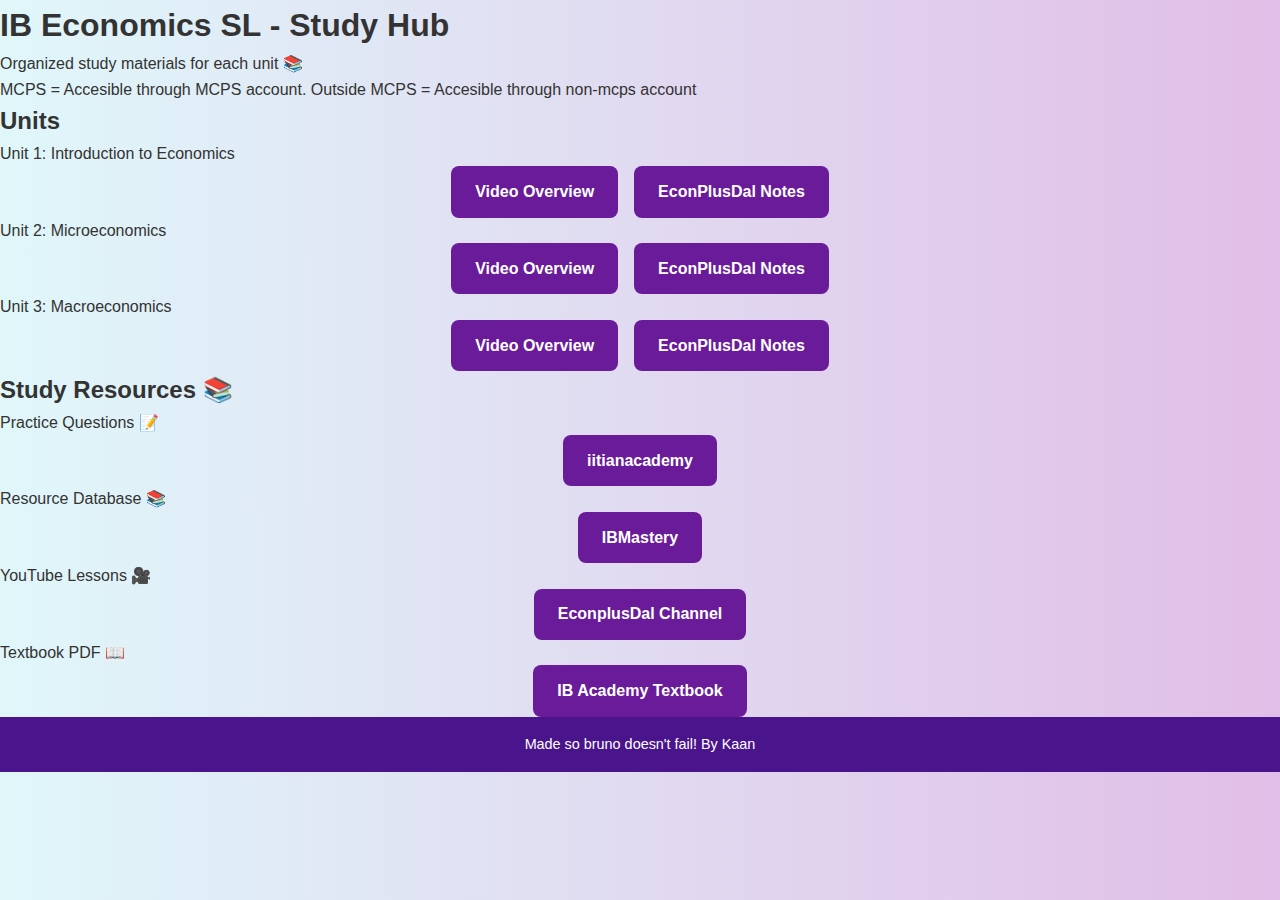
<file: index.html>
<!DOCTYPE html>
<html lang="en">
<head>
    <meta charset="UTF-8">
    <meta name="viewport" content="width=device-width, initial-scale=1.0">
    <title>IB Economics SL - Study Hub</title>
    <link rel="stylesheet" href="style.css">
</head>
<body>
    <div class="container">
        <h1>IB Economics SL - Study Hub</h1>
        <p> Organized study materials for each unit 📚</p>
        <p> MCPS = Accesible through MCPS account. Outside MCPS = Accesible through non-mcps account </p>

        <h2>Units</h2>
        <ul>
            <li>Unit 1: Introduction to Economics
                <div class="button-group">
                    <a href="https://www.youtube.com/watch?v=5x-1Ue4JmZA" class="button" target="_blank">Video Overview</a>
                    <a href="https://www.econplusdal.com/ib-sl" class="button" target="_blank">EconPlusDal Notes</a>
                </div>
            </li>

            <li>Unit 2: Microeconomics
                <div class="button-group">
                    <a href="https://www.youtube.com/watch?v=fdvOnZsm-3E" class="button" target="_blank">Video Overview</a>
                    <a href="https://www.econplusdal.com/ib-micro" class="button" target="_blank">EconPlusDal Notes</a>
                </div>
            </li>

            <li>Unit 3: Macroeconomics
                <div class="button-group">
                    <a href="https://www.youtube.com/watch?v=CrwDVxZ5QU8" class="button" target="_blank">Video Overview</a>
                    <a href="https://www.econplusdal.com/ib-macro" class="button" target="_blank">EconPlusDal Notes</a>
                </div>
            </li>
        </ul>

        <h2>Study Resources 📚</h2>
        <ul>
            <li>Practice Questions 📝
                <div class="button-group">
                    <a href="https://www.iitianacademy.com/ibdp-economics/sl/" class="button" target="_blank">iitianacademy</a>
                </div>
            </li>

            <li>Resource Database 📚
                <div class="button-group">
                    <a href="https://www.ibmastery.com/blog/the-99-best-economics-resources" class="button" target="_blank">IBMastery</a>
                </div>
            </li>

            <li>YouTube Lessons 🎥
                <div class="button-group">
                    <a href="https://www.youtube.com/@EconplusDal" class="button" target="_blank">EconplusDal Channel</a>
                </div>
            </li>

            <li>Textbook PDF 📖
                <div class="button-group">
                    <a href="https://static1.squarespace.com/static/5e1db2db7fbc921eae5c733f/t/64085c5b5aecaa764826d8be/1678269533940/ib-academy.nl+Economics+SL.pdf" class="button" target="_blank">IB Academy Textbook</a>
                </div>
            </li>
        </ul>

        <footer>
            <p>Made so bruno doesn't fail! By Kaan</p>
        </footer>
    </div>
</body>
</html>
</file>
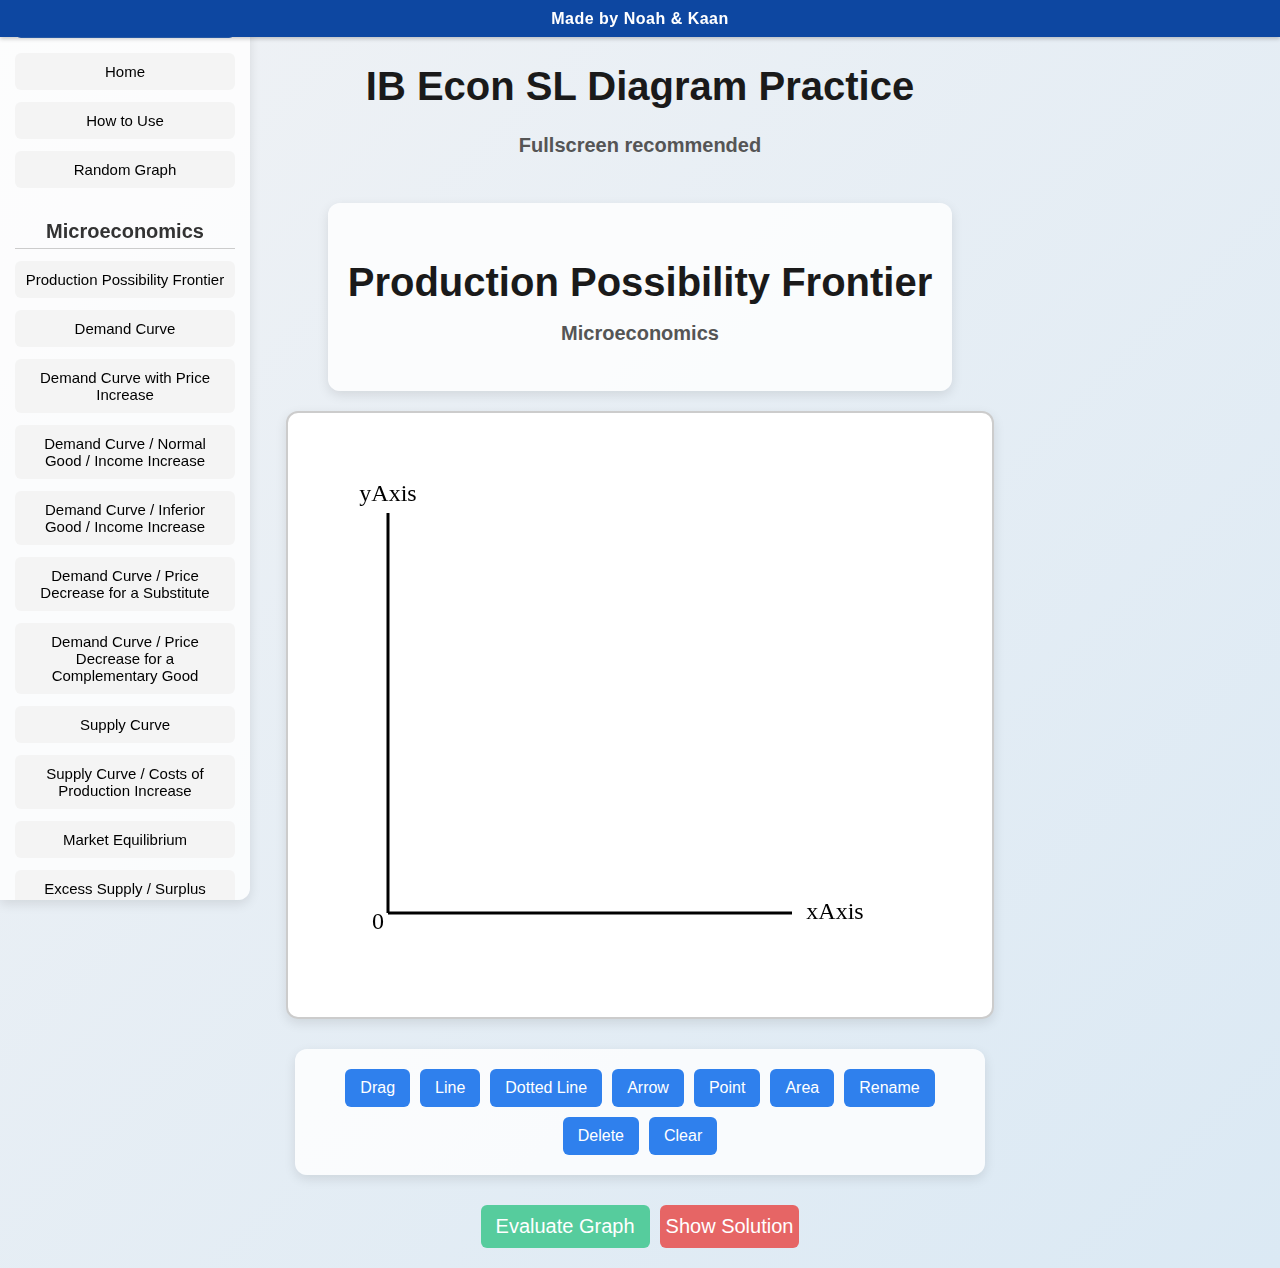
<file: graphs.html>
<!DOCTYPE html>
<html lang="en">

<head>
    <meta charset="UTF-8">
    <meta name="viewport" content="width=device-width, initial-scale=1.0">
    <title>IB Econ Graphs</title>
    <link rel="icon" type="image/x-icon" href="images/IB Logo.png">

    <link rel="stylesheet" href="css/style.css">

    <script src="https://ajax.googleapis.com/ajax/libs/jquery/3.4.1/jquery.min.js"></script>

</head>

<body>
    <div class="made-by-banner">
        Made by Noah & Kaan
    </div>

    <h1>IB Econ SL Diagram Practice</h1>
    <h2>Fullscreen recommended</h2>

    <nav id="navbar">
        <div id="navbar-top"></div>
        <a href="index.html"><button>Home</button></a>
        <a href="instructions.html"><button>How to Use</button></a>
        <button id="random-graph-btn">Random Graph</button>
    </nav>


    <div id="title-container">
        <h1>IB Economics Graphing Tool</h1>
        <h2>Draw, Evaluate, and Learn Key Diagrams</h2>
    </div>

    <div class="popup-container" onclick="closeGalleryPopup(this)">
        <div class="popup-content">
            <button class="popup-close-button" onclick="closeGalleryPopup()">
                ×
            </button>
            <img class="gallery-popup-photo" />
            <div class="gallery-popup-desc">
                <p></p>
            </div>
        </div>
    </div>

    <div id="graph-container">
        <div id="graph-canvas-container">
            <canvas id="graph-canvas"></canvas>
        </div>
        <div id="color-container">
            <button class="color-btn" data-color="#faa9a9" style="background-color: #faa9a9;"></button>
            <button class="color-btn" data-color="#abe0ab" style="background-color: #abe0ab;"></button>
            <button class="color-btn" data-color="#9090df" style="background-color: #9090df;"></button>
            <button class="color-btn" data-color="#f0d39d" style="background-color: #f0d39d;"></button>
            <button class="color-btn" data-color="#ddaddd" style="background-color: #ddaddd;"></button>
        </div>

        <div id="graph-ui-container">
            <button id="mode-drag">Drag</button>
            <button id="mode-line">Line</button>
            <button id="mode-dotted">Dotted Line</button>
            <button id="mode-arrow">Arrow</button>
            <button id="mode-point">Point</button>
            <button id="mode-area">Area</button>
            <button id="mode-label">Rename</button>
            <button id="mode-delete">Delete</button>
            <!-- <button id="undo-delete">Undo Delete</button> -->
            <button id="clear-btn">Clear</button>

        </div>
    </div>

    <div id="bottom-btn-container">
        <button class="bottom-btn" id="evaluate-btn">Evaluate Graph</button>
        <button class="bottom-btn" id="show-graph-btn">Show Solution</button>
    </div>

    <div id="evaluations-container">
    </div>

    <script src="js/graphCanvas.js"></script>
    <script src="js/graphEvaluation.js"></script>
    <script src="js/main.js"></script>
    <script src="js/popup.js"></script>

</body>

</html>
</file>
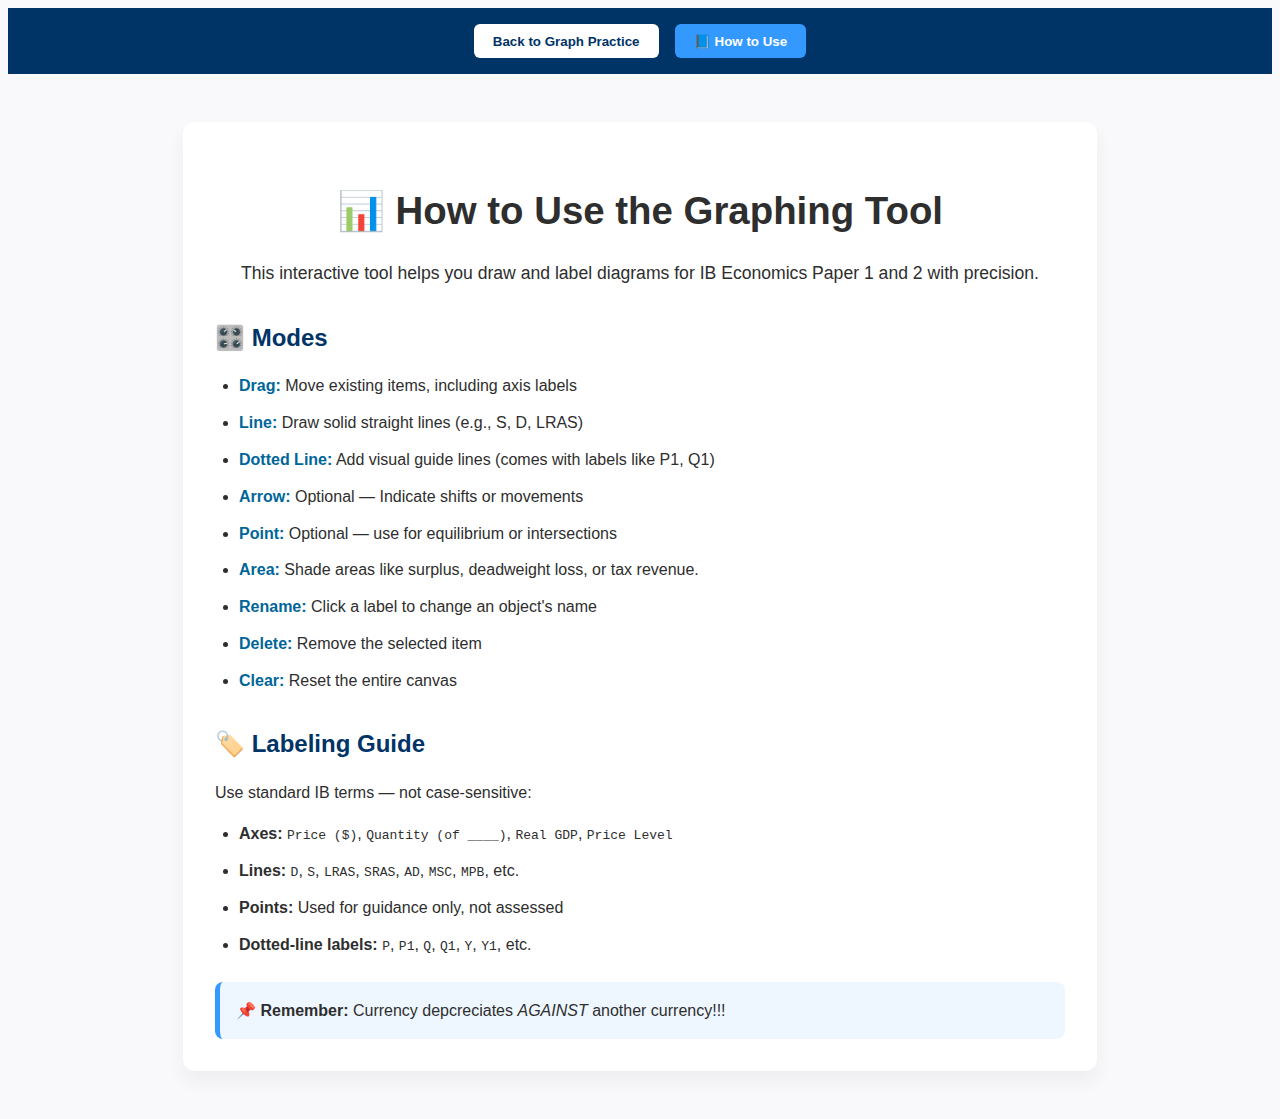
<file: instructions.html>
<!DOCTYPE html>
<html lang="en">

<head>
    <meta charset="UTF-8">
    <title>How to Use the IB Econ Graph Tool</title>
    <link rel="stylesheet" href="css/style-help.css">

    <link rel="icon" href="images/IB Logo.png" type="image/png">
    <style>
        body {
            font-family: 'Segoe UI', sans-serif;
            background-color: #f9f9fb;
            color: #2e2e2e;
            line-height: 1.6;
        }

        #main-content {
            max-width: 850px;
            margin: 3rem auto;
            padding: 2rem;
            background: white;
            border-radius: 12px;
            box-shadow: 0 10px 20px rgba(0, 0, 0, 0.05);
        }

        h1 {
            font-size: 2.4rem;
            margin-bottom: 1rem;
            text-align: center;
        }

        h2 {
            margin-top: 2rem;
            margin-bottom: 0.5rem;
            color: #003366;
            font-size: 1.5rem;
        }

        ul {
            padding-left: 1.5rem;
        }

        li {
            margin-bottom: 0.7rem;
        }

        .tip-box {
            background-color: #eef7ff;
            border-left: 5px solid #3399ff;
            padding: 1rem;
            margin-top: 1.5rem;
            border-radius: 8px;
        }

        .mode-icon {
            font-weight: bold;
            color: #006699;
        }

        nav#navbar {
            display: flex;
            justify-content: center;
            gap: 1rem;
            background-color: #003366;
            padding: 1rem;
        }

        nav#navbar button {
            background: #ffffff;
            color: #003366;
            padding: 0.6rem 1.2rem;
            border: none;
            border-radius: 6px;
            font-weight: bold;
            cursor: pointer;
            transition: 0.2s ease;
        }

        nav#navbar button:hover {
            background: #3399ff;
            color: white;
        }

        nav#navbar .active {
            background: #3399ff;
            color: white;
        }
    </style>
</head>

<body>
    <nav id="navbar">
        <a href="graphs.html"><button>Back to Graph Practice</button></a>
        <button class="active">📘 How to Use</button>
    </nav>

    <div id="main-content">
        <h1>📊 How to Use the Graphing Tool</h1>
        <p style="text-align: center; font-size: 1.1rem;">
            This interactive tool helps you draw and label diagrams for IB Economics Paper 1 and 2 with precision.
        </p>

        <h2>🎛️ Modes</h2>
        <ul>
            <li><span class="mode-icon"> Drag:</span> Move existing items, including axis labels</li>
            <li><span class="mode-icon"> Line:</span> Draw solid straight lines (e.g., S, D, LRAS)</li>
            <li><span class="mode-icon"> Dotted Line:</span> Add visual guide lines (comes with labels like P1, Q1)</li>
            <li><span class="mode-icon"> Arrow:</span> Optional — Indicate shifts or movements</li>
            <li><span class="mode-icon"> Point:</span> Optional — use for equilibrium or intersections</li>
            <li><span class="mode-icon"> Area:</span> Shade areas like surplus, deadweight loss, or tax revenue.</li>
            <li><span class="mode-icon"> Rename:</span> Click a label to change an object's name</li>
            <li><span class="mode-icon"> Delete:</span> Remove the selected item</li>
            <!-- <li><span class="mode-icon">↩ Undo:</span> Restore your last deleted item</li> -->
            <li><span class="mode-icon"> Clear:</span> Reset the entire canvas</li>
        </ul>

        <h2>🏷️ Labeling Guide</h2>
        <p>Use standard IB terms — not case-sensitive:</p>
        <ul>
            <li><strong>Axes:</strong> <code>Price ($)</code>, <code>Quantity (of ____)</code>, <code>Real GDP</code>,
                <code>Price Level</code>
            </li>
            <li><strong>Lines:</strong> <code>D</code>, <code>S</code>, <code>LRAS</code>, <code>SRAS</code>,
                <code>AD</code>, <code>MSC</code>, <code>MPB</code>, etc.
            </li>
            <li><strong>Points:</strong> Used for guidance only, not assessed</li>
            <li><strong>Dotted-line labels:</strong> <code>P</code>, <code>P1</code>, <code>Q</code>, <code>Q1</code>,
                <code>Y</code>, <code>Y1</code>, etc.
            </li>
        </ul>

        <div class="tip-box">
            <strong>📌 Remember:</strong> Currency depcreciates <i>AGAINST</i> another currency!!!
        </div>
    </div>
</body>

</html>
</file>
<file: style.css>
* {
    margin: 0;
    padding: 0;
    box-sizing: border-box;
}

body {
    font-family: 'Segoe UI', Tahoma, Geneva, Verdana, sans-serif;
    background: linear-gradient(to right, #e0f7fa, #e1bee7);
    color: #333;
    line-height: 1.6;
    min-height: 100vh;
    display: flex;
    flex-direction: column;
}

header {
    background-color: #4A148C;
    color: white;
    text-align: center;
    padding: 2rem 1rem;
    box-shadow: 0 4px 6px rgba(0, 0, 0, 0.2);
}

header h1 {
    color: #ff6347;
    font-size: 2.5rem;
    margin-bottom: 0.5rem;
}

header p {
    color: #1EC998;
    font-size: 1.2rem;
    opacity: 0.9;
}

.unit {
    background: white;
    margin: 2rem auto;
    padding: 2rem;
    border-radius: 15px;
    width: 90%;
    max-width: 800px;
    box-shadow: 0 4px 12px rgba(0, 0, 0, 0.1);
}

.unit h2 {
    text-align: center;
    margin-bottom: 1.5rem;
    color: #6A1B9A;
}

.button-group {
    display: flex;
    flex-wrap: wrap;
    gap: 1rem;
    justify-content: center;
}

.button {
    background: #6A1B9A;
    color: white;
    padding: 0.8rem 1.5rem;
    border-radius: 8px;
    text-decoration: none;
    font-weight: bold;
    transition: background 0.3s ease, transform 0.2s ease;
    text-align: center;
}

.button:hover {
    background: #8E24AA;
    transform: translateY(-3px); 
}

footer {
    text-align: center;
    padding: 1rem;
    margin-top: auto;
    font-size: 0.9rem;
    background-color: #4A148C;
    color: white;
}


.coming-soon {
    background: #fff3e0;
    border: 2px dashed #ff9800;
    margin: 2rem auto;
    padding: 2rem;
    border-radius: 15px;
    width: 90%;
    max-width: 800px;
    text-align: center;
    box-shadow: 0 4px 10px rgba(0, 0, 0, 0.1);
    position: relative;
    z-index: 1;
    opacity: 0;
    animation: fadeIn 2s forwards, pulse 2s infinite;
}

/* Coming Soon Header */
.coming-soon h2 {
    color: #e65100;
    margin-bottom: 1rem;
    font-size: 2rem;
}

.coming-soon p {
    color: #5d4037;
    font-size: 1.1rem;
    margin-bottom: 0.8rem;
}


.hourglass-container {
    position: relative;
    margin: 1rem auto;
    height: 50px;
    width: 50px;
}

.hourglass {
    width: 30px;
    height: 30px;
    position: absolute;
    top: 50%;
    left: 50%;
    transform: translate(-50%, -50%);
    border-left: 10px solid transparent;
    border-right: 10px solid transparent;
    border-top: 15px solid #e65100;
    border-bottom: 15px solid #e65100;
    animation: rotate-hourglass 1s infinite linear;
}

/* Rotating hourglass */
@keyframes rotate-hourglass {
    0% {
        transform: translate(-50%, -50%) rotate(0deg);
    }
    100% {
        transform: translate(-50%, -50%) rotate(360deg);
    }
}

/* Pulsing Animation */
@keyframes pulse {
    0% {
        transform: scale(1);
        opacity: 1;
    }
    50% {
        transform: scale(1.1);
        opacity: 0.8;
    }
    100% {
        transform: scale(1);
        opacity: 1;
    }
}

/* Fade-in animation for elements */
@keyframes fadeIn {
    0% {
        opacity: 0;
    }
    100% {
        opacity: 1;
    }
}
</file>
<file: css/style.css>
:root {
    --bg-gradient-start: #f0f2f5;
    --bg-gradient-end: #dbe9f4;
    --primary-color: #2f80ed;
    --secondary-color: #56cc9d;
    --danger-color: #eb5757;
    --text-color: #222;
    --card-bg: #ffffffcc;
    --shadow: 0 4px 12px rgba(0, 0, 0, 0.1);
    --radius: 12px;
    --font: 'Segoe UI', Tahoma, Geneva, Verdana, sans-serif;
}

body {
    scroll-behavior: smooth;
    background: linear-gradient(135deg, var(--bg-gradient-start), var(--bg-gradient-end));
    font-family: var(--font);
    padding: 0;
    margin: 0;
    display: flex;
    flex-direction: column;
    min-height: 100vh;
    color: var(--text-color);
}

#title-container {
    text-align: center;
    padding: 30px 20px;
    margin: 30px auto 20px;

    background-color: var(--card-bg);
    border-radius: var(--radius);
    box-shadow: var(--shadow);
    max-width: 650px;

}

h1 {
    font-size: 2.5rem;
    color: #1a1a1a;
    margin-bottom: 0.5rem;
    text-align: center;

}

h2 {
    font-size: 1.25rem;
    color: #555;
    text-align: center;
}


#graph-canvas-container {
    border: 2px solid #ccc;
    border-radius: var(--radius);
    box-shadow: var(--shadow);
    margin: 0 auto;
    background-color: white;
    width: 55%;

}

#graph-canvas {
    width: 100%;
    height: 600px;
    border-radius: var(--radius);

}

#graph-ui-container {
    display: flex;
    flex-wrap: wrap;
    justify-content: center;
    gap: 10px;
    background-color: var(--card-bg);
    padding: 20px;
    margin: 30px auto;
    border-radius: var(--radius);
    box-shadow: var(--shadow);
    max-width: 650px;
}

#graph-ui-container button,
#evaluate-btn {
    padding: 10px 15px;
    font-size: 16px;
    border: none;
    border-radius: 6px;
    background-color: var(--primary-color);
    color: white;
    cursor: pointer;
    transition: background-color 0.2s ease, transform 0.1s ease;
}

#graph-ui-container button:hover,
#evaluate-btn:hover,
#show-graph-btn:hover {
    background-color: #1c6dd0;
    transform: translateY(-1px);
}

#graph-ui-container button.active {
    background-color: #007bff;
    color: white;
    border: 2px solid #0056b3;
    transform: scale(1.05);
    box-shadow: 0 4px 8px rgba(0, 0, 0, 0.2);
}


#evaluate-btn {
    display: block;
    font-size: 20px;
    background-color: var(--secondary-color);
}

#bottom-btn-container {
    display: flex;
    gap: 10px;
    justify-content: center;
    margin-bottom: 20px;
}


#show-graph-btn {
    display: block;
    font-size: 20px;
    background-color: var(--secondary-color);
    border-radius: 6px;
    background-color: #e66565;
    border: none;
    color: white;
}

#evaluate-btn:hover {
    background-color: #44b88e;
}

#show-graph-btn:hover {
    background-color: #cc5858;
}

#evaluations-container {
    margin: 0 auto 50px;
    padding: 20px;
    font-size: 16px;
    border: 1px solid #ccc;
    border-radius: var(--radius);
    background-color: #fff;
    max-width: 800px;
    box-shadow: var(--shadow);
}

.evaluation-entry {
    margin-bottom: 10px;
}

.passed {
    color: #27ae60;
}

.failed {
    color: var(--danger-color);
}

.feedback {
    font-size: 14px;
    margin-left: 20px;
}

#color-container {
    display: flex;
    justify-content: center;
    margin-top: 15px;
    gap: 10px;
}

.color-btn {
    width: 32px;
    height: 32px;
    border: 2px solid white;
    border-radius: 50%;
    cursor: pointer;
    transition: transform 0.2s, box-shadow 0.2s;
}

.color-btn:hover {
    transform: scale(1.15);
    box-shadow: 0 0 6px rgba(0, 0, 0, 0.2);
}

.color-btn.selected {
    border: 2px solid black;
}

#navbar {
    width: 220px;
    background-color: var(--card-bg);
    position: fixed;

    top: -45px;

    left: 0;
    bottom: 0;
    overflow-y: auto;
    padding: 15px;
    padding-top: 15px;

    box-shadow: var(--shadow);
    border-radius: 0 12px 12px 0;
    margin-top: 40px;
}

#navbar-top {
    background-color: #2e69c2;
    border: none;
    width: 100%;
    height: 25px;
    margin-bottom: 15px;
    border-radius: 6px;
    text-align: center;
    padding-top: 3px;
    color: whitesmoke;
}

#navbar button {
    width: 100%;
    margin-bottom: 12px;
    padding: 10px;
    font-size: 15px;
    border: none;
    border-radius: 6px;
    background-color: #f4f4f4;
    transition: background-color 0.2s;
    cursor: pointer;
}

#navbar button:hover {
    background-color: var(--primary-color);
    color: white;
}

#navbar button.active {
    background-color: var(--primary-color);
    color: white;
    font-weight: bold;
    border: 2px solid #0056b3;
    box-shadow: 0 4px 8px rgba(0, 0, 0, 0.1);
}

#main-content {
    flex-grow: 1;
    margin-left: 240px;
    padding: 1rem;
}


.unit-header {
    font-weight: 600;
    margin-top: 20px;
    margin-bottom: 12px;
    font-size: 20px;
    border-bottom: 1px solid #ccc;
    padding-bottom: 5px;
    color: #333;
    text-align: center;
}

.instruction-section {
    background-color: var(--card-bg);
    padding: 1.5rem;
    border-radius: var(--radius);
    box-shadow: var(--shadow);
    margin-bottom: 2rem;
}

.instruction-section h2 {
    margin-bottom: 0.75rem;
}

.instruction-section ul {
    padding-left: 1.2rem;
    list-style-type: disc;
}

.instruction-section li {
    margin-bottom: 0.6rem;
    line-height: 1.5;
}

.made-by-banner {
    background-color: #0d47a1;
    color: white;
    text-align: center;
    padding: 0.6rem 1rem;
    font-size: 1rem;
    font-weight: 600;
    letter-spacing: .5px;
    box-shadow: 0 2px 4px rgba(0, 0, 0, 0.2);
    position: static;
    top: 0;
    z-index: 1000;

}

/* #evaluations-container {
    width: 100%;
} */




.popup-container {
    position: fixed;
    display: flex;
    justify-content: center;
    flex-direction: column;
    width: 100%;
    height: 100%;
    z-index: 1001;
    visibility: hidden;
    background-color: rgba(255, 255, 255, 0.8);
    pointer-events: all;
}

.popup-content {
    position: relative;
    border: white 10px solid;
    outline: #0d47a1 4px solid;
    width: max-content;
    margin: auto;
    margin-top: 2%;
    height: 75%;
    display: flex;
    align-items: center;
    justify-content: center;
    flex-direction: column;
    border-radius: 6px;

    transform: scale(0.5);
    transition: transform 0.3s ease;
}

.popup-close-button {
    position: absolute;
    top: -17px;
    right: -17px;
    background-color: white;
    color: white;
    border: #0d47a1 2px solid;
    border-radius: 25%;
    width: 35px;
    height: 35px;
    font-size: 28px;
    cursor: pointer;
    color: black;
}

.popup-close-button:hover {
    background-color: rgb(230, 230, 230);
}

.show {
    visibility: visible;
    pointer-events: auto;
}

.show>.popup-content {
    transform: scale(1);
}

.gallery-popup-photo {
    object-fit: contain;
    width: auto;
    height: 90%;
}

.gallery-popup-desc {
    background-color: white;
    font-size: 24px;
    text-align: center;
    margin: 0;
    width: min-content;
    min-width: 100%;
    flex: 1;
    padding: 0;
    display: flex;
    align-items: center;
    justify-content: center;
}

.gallery-popup-desc>p {
    position: relative;
    margin: 0;
    font-size: 2.5vh;
}
</file>
<file: css/style-help.css>
body {
    font-family: 'Segoe UI', sans-serif;
    background-color: #f9f9fb;
    color: #2e2e2e;
    line-height: 1.6;
}

#main-content {
    max-width: 850px;
    margin: 3rem auto;
    padding: 2rem;
    background: white;
    border-radius: 12px;
    box-shadow: 0 10px 20px rgba(0, 0, 0, 0.05);
}

h1 {
    font-size: 2.4rem;
    margin-bottom: 1rem;
    text-align: center;
}

h2 {
    margin-top: 2rem;
    margin-bottom: 0.5rem;
    color: #003366;
    font-size: 1.5rem;
}

ul {
    padding-left: 1.5rem;
}

li {
    margin-bottom: 0.7rem;
}

.tip-box {
    background-color: #eef7ff;
    border-left: 5px solid #3399ff;
    padding: 1rem;
    margin-top: 1.5rem;
    border-radius: 8px;
}

.mode-icon {
    font-weight: bold;
    color: #006699;
}

nav#navbar {
    display: flex;
    justify-content: center;
    gap: 1rem;
    background-color: #003366;
    padding: 1rem;
}

nav#navbar button {
    background: #ffffff;
    color: #003366;
    padding: 0.6rem 1.2rem;
    border: none;
    border-radius: 6px;
    font-weight: bold;
    cursor: pointer;
    transition: 0.2s ease;
}

nav#navbar button:hover {
    background: #3399ff;
    color: white;
}

nav#navbar .active {
    background: #3399ff;
    color: white;
}
</file>
